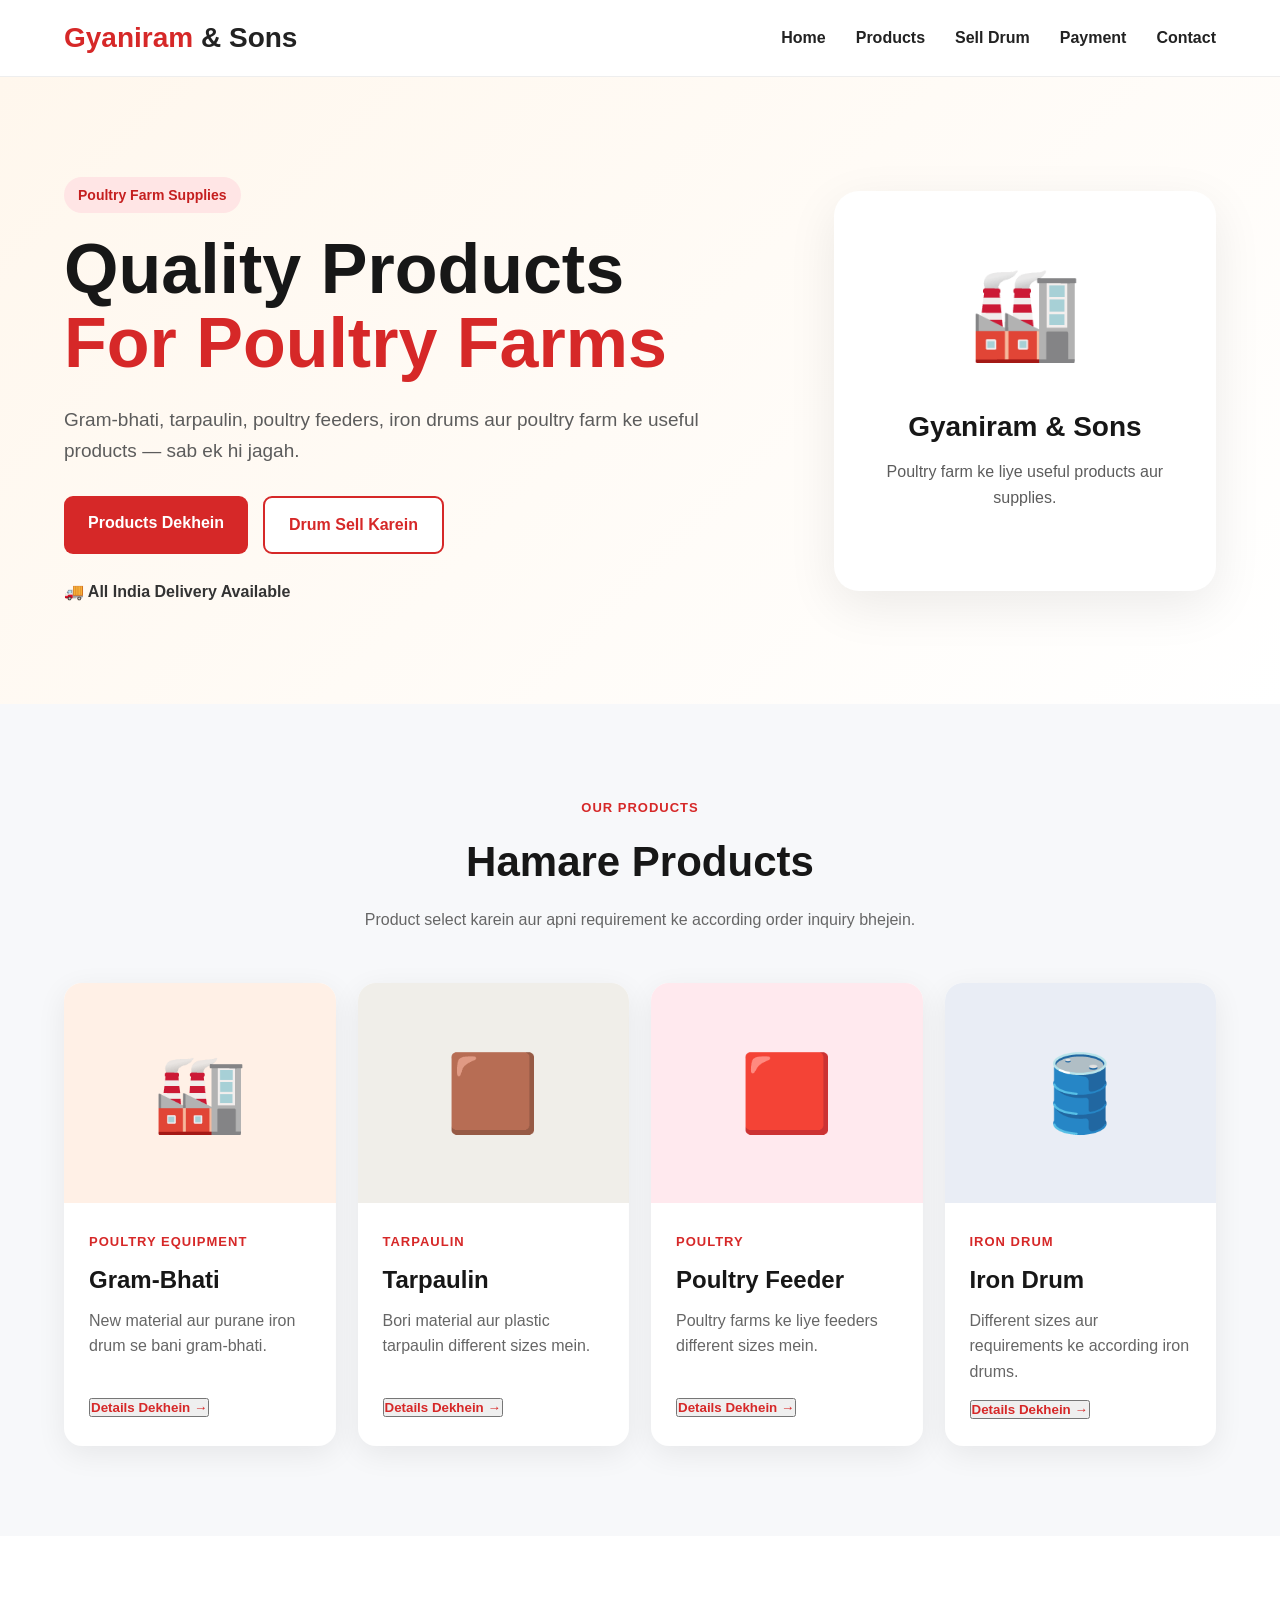
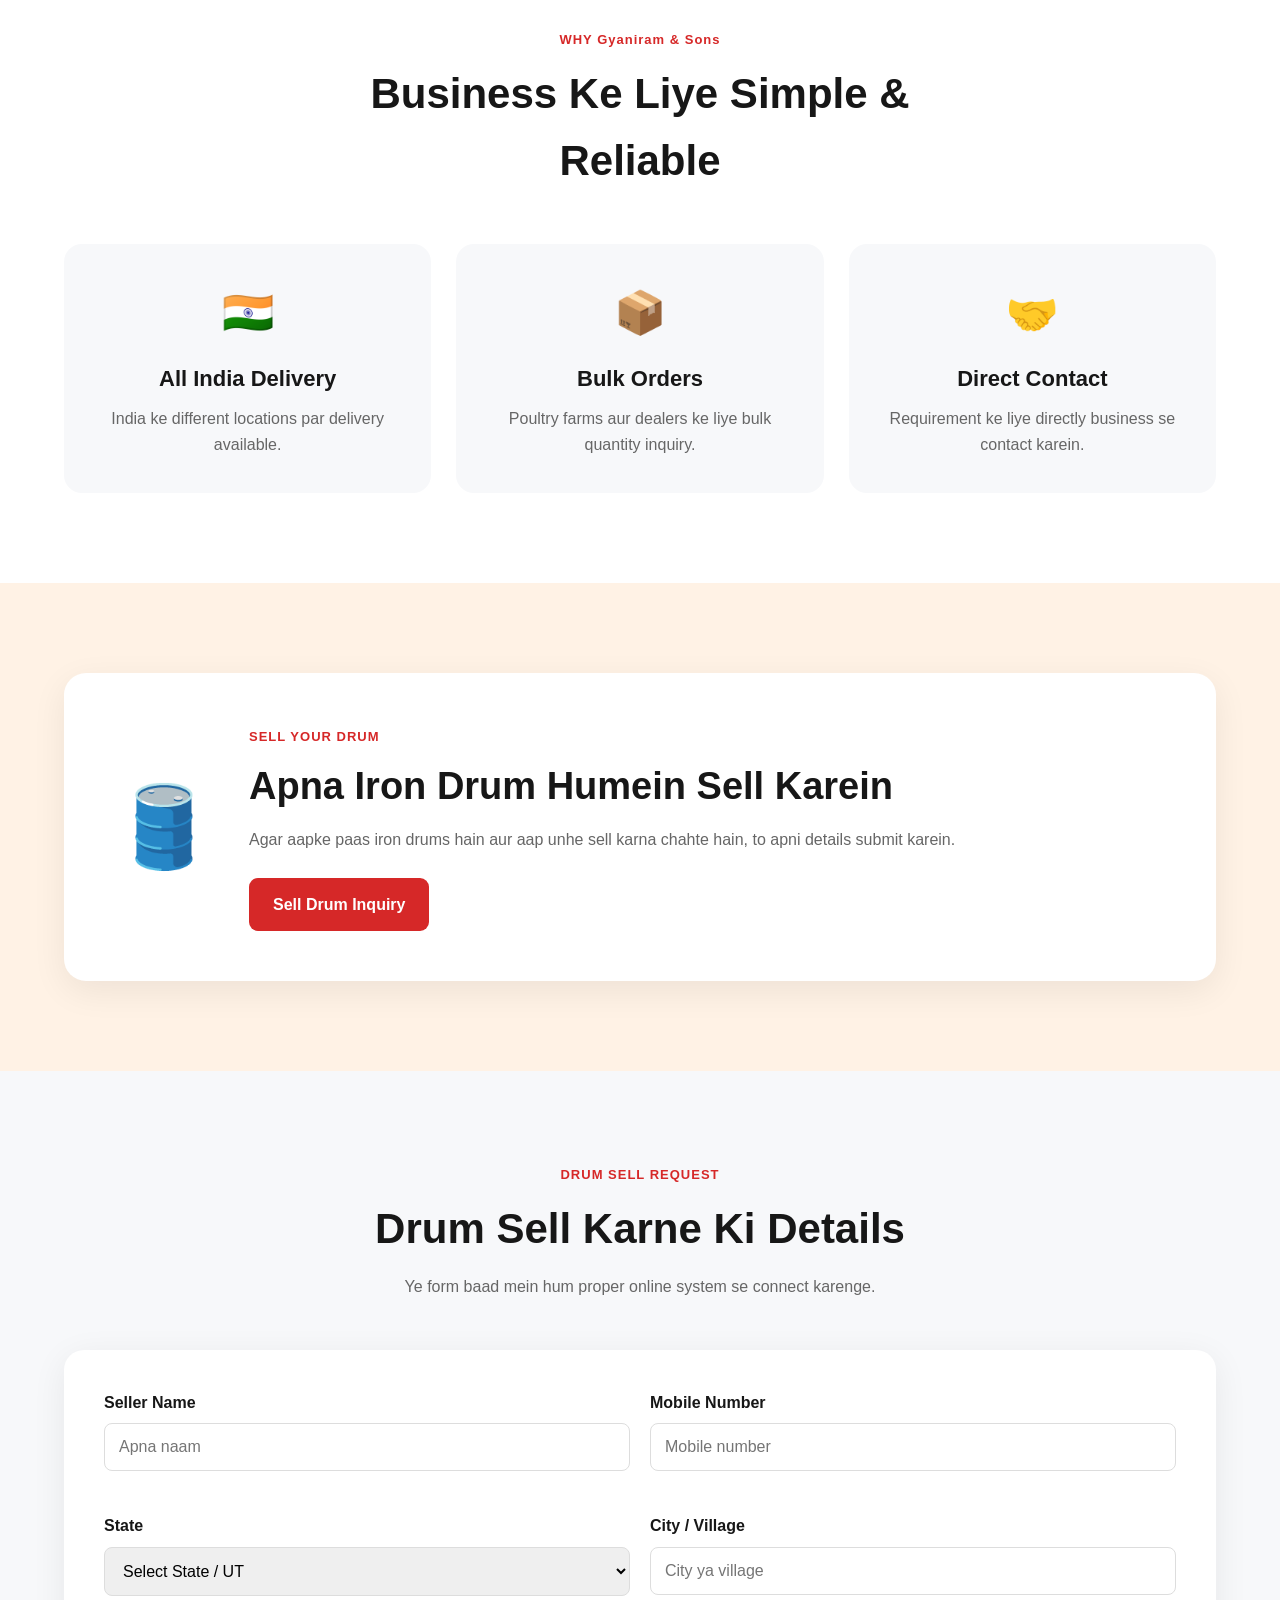
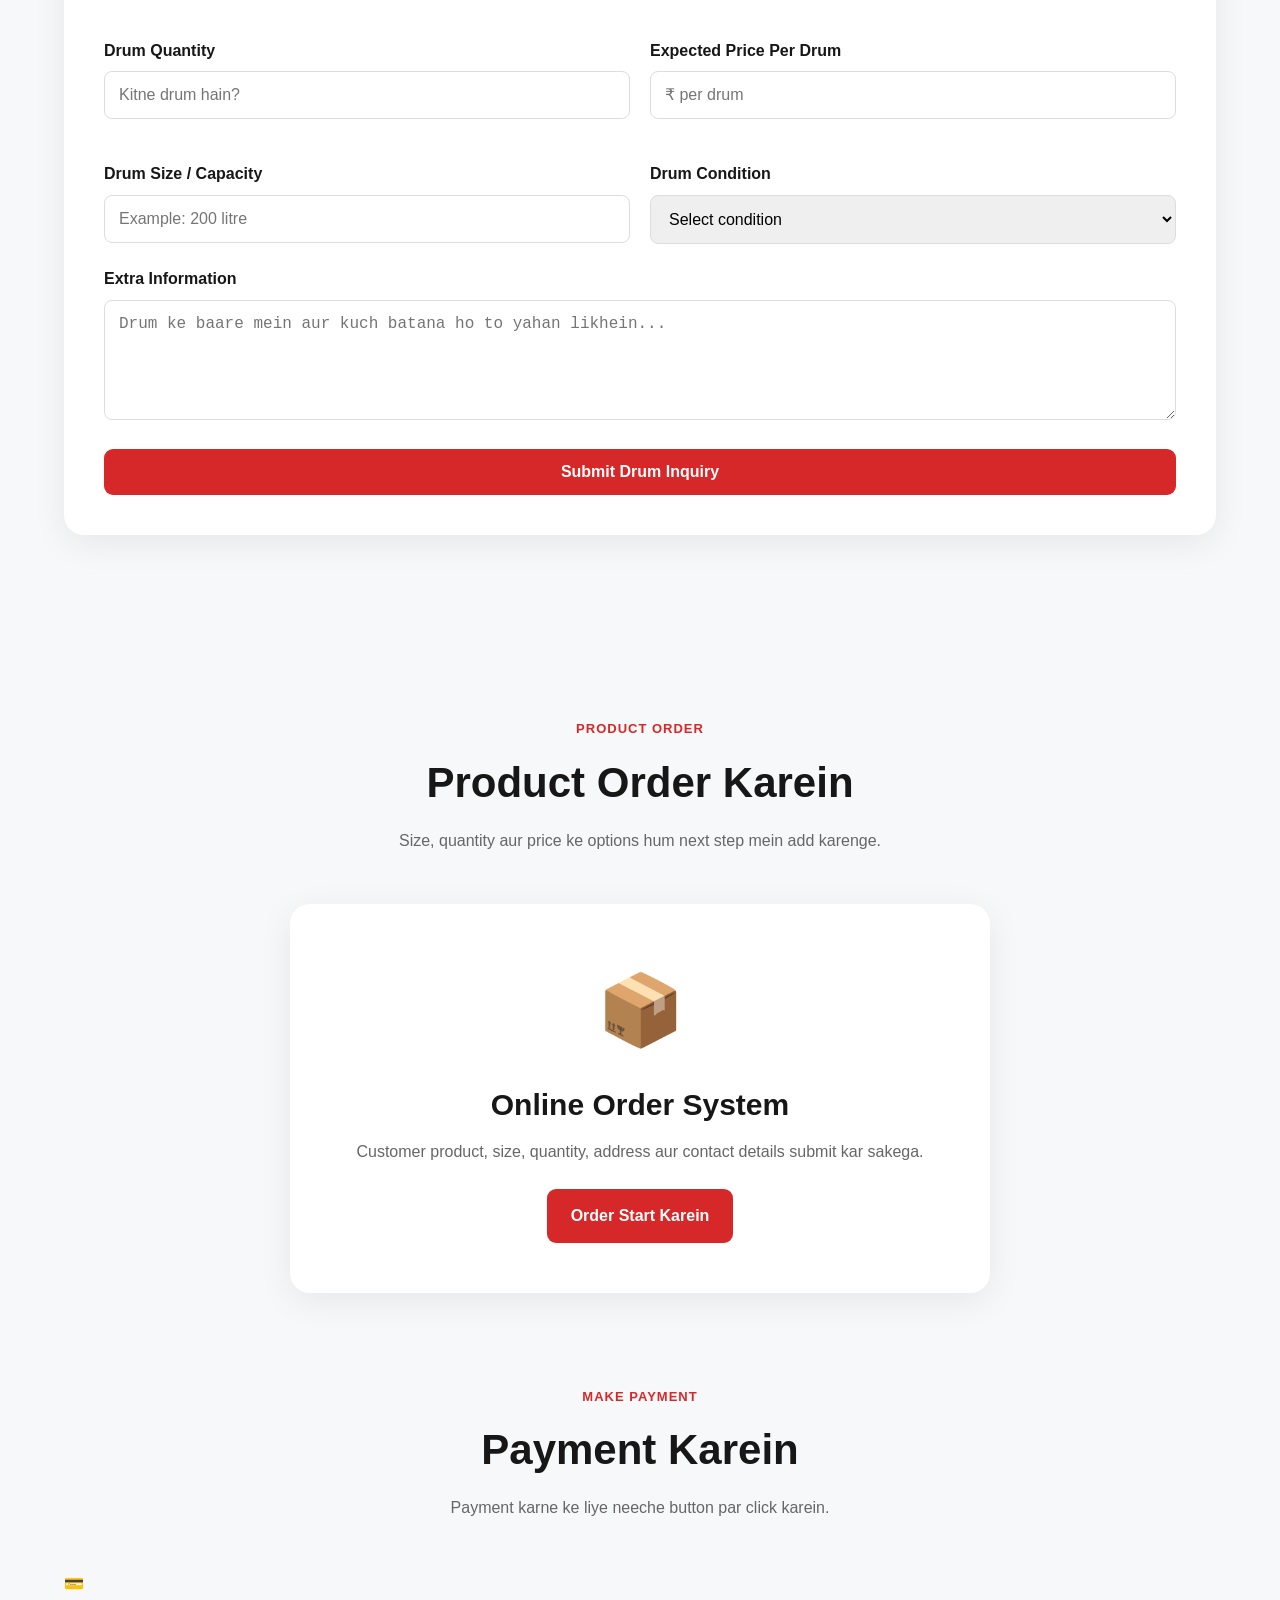
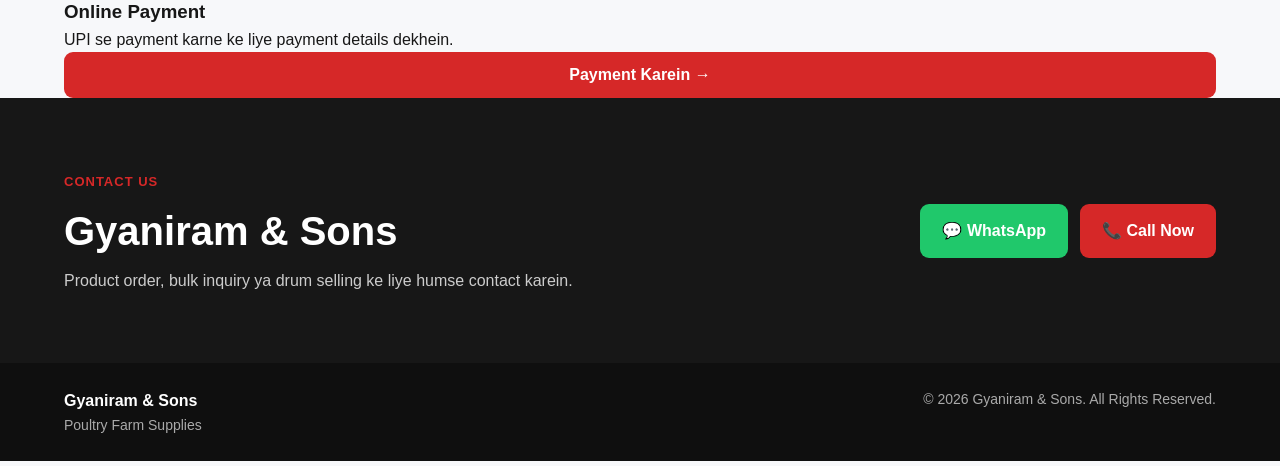
<file: index.html>
<!DOCTYPE html>
<html lang="en">
<head>
    <meta charset="UTF-8">
    <meta name="viewport" content="width=device-width, initial-scale=1.0">

    <title>Gyaniram & Sons | Poultry Farm Supplies</title>

    <meta name="description" content="Gyaniram & Sons - Poultry farm supplies, gram-bhati, tarpaulin, poultry feeders and iron drums.">

    <link rel="stylesheet" href="style.css">
</head>

<body>

    <!-- HEADER -->
    <header class="header">
        <div class="container nav-container">

            <a href="#home" class="logo">
                Gyaniram <span>& Sons</span>
            </a>

            <nav class="nav">
                <a href="#home">Home</a>
                <a href="#products">Products</a>
                <a href="#sell-drum">Sell Drum</a>
                <a href="#payment">Payment</a>
                <a href="#contact">Contact</a>
            </nav>

        </div>
    </header>


    <!-- HERO -->
    <section class="hero" id="home">

        <div class="container hero-content">

            <div class="hero-text">

                <div class="small-badge">
                    Poultry Farm Supplies
                </div>

                <h1>
                    Quality Products
                    <span>For Poultry Farms</span>
                </h1>

                <p>
                    Gram-bhati, tarpaulin, poultry feeders,
                    iron drums aur poultry farm ke useful products —
                    sab ek hi jagah.
                </p>

                <div class="hero-buttons">

                    <a href="#products" class="btn btn-primary">
                        Products Dekhein
                    </a>

                    <a href="#sell-drum" class="btn btn-outline">
                        Drum Sell Karein
                    </a>

                </div>

                <div class="delivery-note">
                    🚚 All India Delivery Available
                </div>

            </div>

            <div class="hero-card">

                <div class="hero-icon">
                    🏭
                </div>

                <h3>
                    Gyaniram & Sons
                </h3>

                <p>
                    Poultry farm ke liye useful
                    products aur supplies.
                </p>

            </div>

        </div>

    </section>


    <!-- PRODUCTS -->
    <section class="products-section" id="products">

        <div class="container">

            <div class="section-heading">

                <span>OUR PRODUCTS</span>

                <h2>
                    Hamare Products
                </h2>

                <p>
                    Product select karein aur apni requirement ke according order inquiry bhejein.
                </p>

            </div>


            <div class="product-grid">


                <!-- GRAM BHATI -->
                <div class="product-card">

                    <div class="product-image gram">
                        🏭
                    </div>

                    <div class="product-content">

                        <span class="product-category">
                            POULTRY EQUIPMENT
                        </span>

                        <h3>
                            Gram-Bhati
                        </h3>

                        <p>
                            New material aur purane iron drum
                            se bani gram-bhati.
                        </p>

                       <button class="product-link" onclick="openProductPopup('gram')">
    Details Dekhein →
</button>

                    </div>

                </div>


                <!-- TARPAULIN -->
                <div class="product-card">

                    <div class="product-image tarpaulin">
                        🟫
                    </div>

                    <div class="product-content">

                        <span class="product-category">
                            TARPAULIN
                        </span>

                        <h3>
                            Tarpaulin
                        </h3>

                        <p>
                            Bori material aur plastic tarpaulin
                            different sizes mein.
                        </p>

                       <button class="product-link" onclick="openProductPopup('tarpaulin')">
    Details Dekhein →
</button>

                    </div>

                </div>


                <!-- FEEDER -->
                <div class="product-card">

                    <div class="product-image feeder">
                        🟥
                    </div>

                    <div class="product-content">

                        <span class="product-category">
                            POULTRY
                        </span>

                        <h3>
                            Poultry Feeder
                        </h3>

                        <p>
                            Poultry farms ke liye feeders
                            different sizes mein.
                        </p>

                      <button class="product-link" onclick="openProductPopup('feeder')">
    Details Dekhein →
</button>

                    </div>

                </div>


                <!-- DRUM -->
                <div class="product-card">

                    <div class="product-image drum">
                        🛢️
                    </div>

                    <div class="product-content">

                        <span class="product-category">
                            IRON DRUM
                        </span>

                        <h3>
                            Iron Drum
                        </h3>

                        <p>
                            Different sizes aur requirements
                            ke according iron drums.
                        </p>

                       <button class="product-link" onclick="openProductPopup('drum')">
    Details Dekhein →
</button>

                    </div>

                </div>

            </div>

        </div>

    </section>


    <!-- WHY US -->
    <section class="why-section">

        <div class="container">

            <div class="section-heading">

                <span>WHY Gyaniram & Sons</span>

                <h2>
                    Business Ke Liye Simple & Reliable
                </h2>

            </div>


            <div class="why-grid">

    <div class="why-card" onclick="openWhyPopup('delivery')">
        <div>🇮🇳</div>
        <h3>All India Delivery</h3>
        <p>
            India ke different locations par
            delivery available.
        </p>
    </div>

    <div class="why-card" onclick="openWhyPopup('bulk')">
        <div>📦</div>
        <h3>Bulk Orders</h3>
        <p>
            Poultry farms aur dealers ke liye
            bulk quantity inquiry.
        </p>
    </div>

    <div class="why-card" onclick="openWhyPopup('contact')">
        <div>🤝</div>
        <h3>Direct Contact</h3>
        <p>
            Requirement ke liye directly
            business se contact karein.
        </p>
    </div>

</div>

            </div>

        </div>

    </section>


    <!-- SELL DRUM -->
    <section class="sell-section" id="sell-drum">

        <div class="container">

            <div class="sell-box">

                <div class="sell-icon">
                    🛢️
                </div>

                <div>

                    <span class="product-category">
                        SELL YOUR DRUM
                    </span>

                    <h2>
                        Apna Iron Drum Humein Sell Karein
                    </h2>

                    <p>
                        Agar aapke paas iron drums hain aur
                        aap unhe sell karna chahte hain,
                        to apni details submit karein.
                    </p>

                    <a href="https://wa.me/918708098125?text=Namaste%20Gyaniram%20%26%20Sons%2C%20mere%20paas%20Iron%20Drum%20hain%20aur%20main%20unhe%20sell%20karna%20chahta%20hoon.%20Mujhe%20details%20batani%20hain." target="_blank" class="btn btn-primary">
                        Sell Drum Inquiry
                    </a>

                </div>

            </div>

        </div>

    </section>


    <!-- SELL FORM -->
    <section class="form-section" id="sell-form">

        <div class="container form-container">

            <div class="section-heading">

                <span>DRUM SELL REQUEST</span>

                <h2>
                    Drum Sell Karne Ki Details
                </h2>

                <p>
                    Ye form baad mein hum proper online system
                    se connect karenge.
                </p>

            </div>


            <form id="sellDrumForm" class="business-form">

                <div class="form-grid">

                    <div class="form-group">
                        <label>Seller Name</label>
                        <input type="text" placeholder="Apna naam">
                    </div>

                    <div class="form-group">
                        <label>Mobile Number</label>
                        <input type="tel" placeholder="Mobile number">
                    </div>

                    <div class="form-group">
    <label>State</label>
    <select name="state" required>
        <option value="">Select State / UT</option>
        <option>Andhra Pradesh</option>
        <option>Arunachal Pradesh</option>
        <option>Assam</option>
        <option>Bihar</option>
        <option>Chhattisgarh</option>
        <option>Goa</option>
        <option>Gujarat</option>
        <option>Haryana</option>
        <option>Himachal Pradesh</option>
        <option>Jharkhand</option>
        <option>Karnataka</option>
        <option>Kerala</option>
        <option>Madhya Pradesh</option>
        <option>Maharashtra</option>
        <option>Manipur</option>
        <option>Meghalaya</option>
        <option>Mizoram</option>
        <option>Nagaland</option>
        <option>Odisha</option>
        <option>Punjab</option>
        <option>Rajasthan</option>
        <option>Sikkim</option>
        <option>Tamil Nadu</option>
        <option>Telangana</option>
        <option>Tripura</option>
        <option>Uttar Pradesh</option>
        <option>Uttarakhand</option>
        <option>West Bengal</option>
        <option>Andaman and Nicobar Islands</option>
        <option>Chandigarh</option>
        <option>Dadra and Nagar Haveli and Daman and Diu</option>
        <option>Delhi</option>
        <option>Jammu and Kashmir</option>
        <option>Ladakh</option>
        <option>Lakshadweep</option>
        <option>Puducherry</option>
    </select>
</div>

                    <div class="form-group">
                        <label>City / Village</label>
                        <input type="text" placeholder="City ya village">
                    </div>

                    <div class="form-group">
                        <label>Drum Quantity</label>
                        <input type="number" placeholder="Kitne drum hain?">
                    </div>

                    <div class="form-group">
                        <label>Expected Price Per Drum</label>
                        <input type="number" placeholder="₹ per drum">
                    </div>

                    <div class="form-group">
                        <label>Drum Size / Capacity</label>
                        <input type="text" placeholder="Example: 200 litre">
                    </div>

                    <div class="form-group">
                        <label>Drum Condition</label>

                        <select>
                            <option>Select condition</option>
                            <option>New</option>
                            <option>Good</option>
                            <option>Used</option>
                            <option>Damaged</option>
                        </select>

                    </div>

                </div>

                <div class="form-group">

                    <label>Extra Information</label>

                    <textarea
                        rows="5"
                        placeholder="Drum ke baare mein aur kuch batana ho to yahan likhein..."
                    ></textarea>

                </div>

                <button type="submit" class="btn btn-primary form-button">
                    Submit Drum Inquiry
                </button>

            </form>

        </div>

    </section>


    <!-- ORDER -->
    <section class="order-section" id="order">

        <div class="container">

            <div class="section-heading">

                <span>PRODUCT ORDER</span>

                <h2>
                    Product Order Karein
                </h2>

                <p>
                    Size, quantity aur price ke options
                    hum next step mein add karenge.
                </p>

            </div>


            <div class="order-box">

                <div class="order-icon">
                    📦
                </div>

                <h3>
                    Online Order System
                </h3>

                <p>
                    Customer product, size, quantity,
                    address aur contact details submit kar sakega.
                </p>

            <a href="https://wa.me/918708098125?text=Namaste%20Gyaniram%20%26%20Sons%2C%20mujhe%20poultry%20products%20ke%20baare%20mein%20order%20karna%20hai." target="_blank" class="btn btn-primary">
                 Order Start Karein
            </a>
                

            </div>

        </div>

    </section>
     
    <!-- PAYMENT -->
<section class="payment-section" id="payment">

    <div class="container">

        <div class="section-heading">

            <span>MAKE PAYMENT</span>

            <h2>
                Payment Karein
            </h2>

            <p>
                Payment karne ke liye neeche button par click karein.
            </p>

        </div>

        <div class="payment-box">

            <div class="payment-icon">
                💳
            </div>

            <h3>
                Online Payment
            </h3>

            <p>
                UPI se payment karne ke liye payment details dekhein.
            </p>

            <button
                type="button"
                class="btn btn-primary form-button"
                id="paymentButton">
                Payment Karein →
            </button>

        </div>

    </div>

</section>


<!-- PAYMENT POPUP -->
<div class="payment-modal" id="paymentModal">

    <div class="payment-modal-box">

        <button
            type="button"
            class="payment-close"
            id="paymentClose">
            ×
        </button>

        <div class="payment-icon">
            💳
        </div>

        <h3>
         Gyaniram & Sons  
        </h3>

        <p>
            Neeche diye gaye UPI number par payment karein.
        </p>

        <div class="upi-number-box">

            <span>UPI Number</span>

            <strong>
                8708098125
            </strong>

        </div>

        <button
            type="button"
            class="btn btn-primary"
            id="copyUpiNumber">
            📋 Number Copy Karein
        </button>

        <p class="payment-note">
            Apna UPI app kholkar is number par payment karein.
        </p>

    </div>

</div>
<!-- CONTACT -->
 <section class="contact-section" id="contact">

        <div class="container contact-container">

            <div>

                <span class="product-category">
                    CONTACT US
                </span>

                <h2>
                    Gyaniram & Sons
                </h2>

                <p>
                    Product order, bulk inquiry ya drum selling
                    ke liye humse contact karein.
                </p>

            </div>


            <div class="contact-buttons">

                <a href="https://wa.me/918708098125" target="_blank" class="contact-btn whatsapp">
                    💬 WhatsApp
                </a>

                <a href="tel:+918708098125" class="contact-btn call">
                    📞 Call Now
                </a>

            </div>

        </div>

    </section>


    <!-- FOOTER -->
    <footer>

        <div class="container footer-content">

            <div>
                <strong>Gyaniram & Sons</strong>
                <p>
                    Poultry Farm Supplies
                </p>
            </div>

            <p>
                © 2026 Gyaniram & Sons. All Rights Reserved.
            </p>

        </div>

    </footer>


    <script src="script.js"></script>

</body>
</html>
</file>
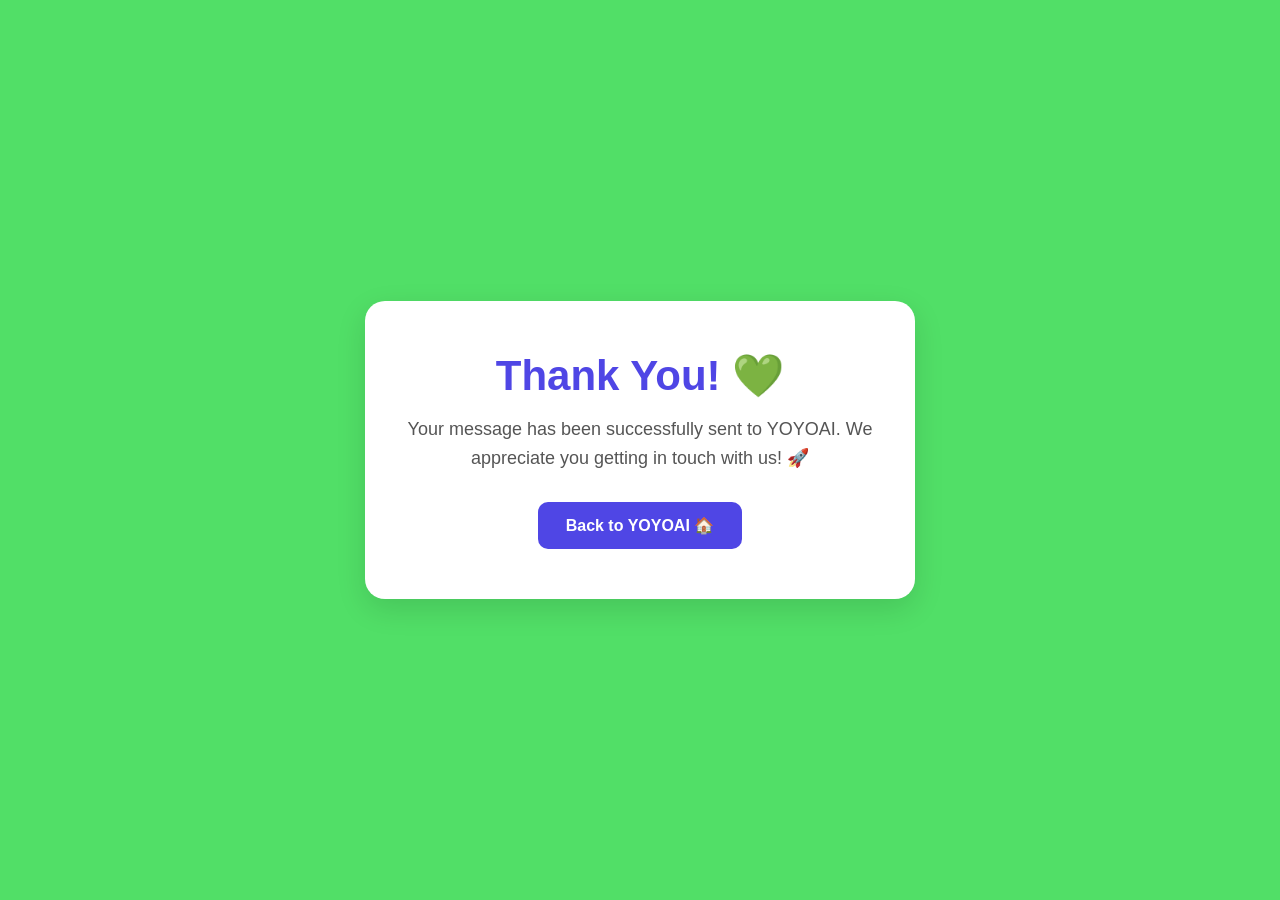
<file: thank-you.html>
<!DOCTYPE html>
<html lang="en">
<head>
    <meta charset="UTF-8">
    <meta name="viewport" content="width=device-width, initial-scale=1.0">

    <title>Thank You | YOYOAI</title>

    <style>
        * {
            margin: 0;
            padding: 0;
            box-sizing: border-box;
            font-family: Arial, sans-serif;
        }

        body {
            min-height: 100vh;
            display: flex;
            align-items: center;
            justify-content: center;
            background: #51df67;
            text-align: center;
            padding: 20px;
        }

        .thank-you-box {
            background: white;
            padding: 50px 35px;
            border-radius: 20px;
            max-width: 550px;
            width: 100%;
            box-shadow: 0 10px 30px rgba(0,0,0,0.12);
        }

        .thank-you-box h1 {
            font-size: 42px;
            margin-bottom: 15px;
            color: #4f46e5;
        }

        .thank-you-box p {
            font-size: 18px;
            color: #555;
            line-height: 1.6;
            margin-bottom: 30px;
        }

        .home-button {
            display: inline-block;
            padding: 14px 28px;
            background: #4f46e5;
            color: white;
            text-decoration: none;
            border-radius: 10px;
            font-weight: bold;
        }

        .home-button:hover {
            opacity: 0.9;
        }
    </style>
</head>

<body>

    <div class="thank-you-box">

        <h1>Thank You! 💚</h1>

        <p>
            Your message has been successfully sent to YOYOAI.
            We appreciate you getting in touch with us! 🚀
        </p>

        <a href="index.html" class="home-button">
            Back to YOYOAI 🏠
        </a>

    </div>

</body>
</html>
</file>
<file: style.css>
* {
    margin: 0;
    padding: 0;
    box-sizing: border-box;
}

html {
    scroll-behavior: smooth;
}

body {
    font-family: Arial, Helvetica, sans-serif;
    background: #f7f8fa;
    color: #171717;
    line-height: 1.6;
}

a {
    text-decoration: none;
}

.container {
    width: min(1180px, 90%);
    margin: auto;
}


/* HEADER */

.header {
    background: #ffffff;
    position: sticky;
    top: 0;
    z-index: 1000;
    border-bottom: 1px solid #eeeeee;
}

.nav-container {
    min-height: 76px;
    display: flex;
    align-items: center;
    justify-content: space-between;
}

.logo {
    font-size: 28px;
    font-weight: 800;
    color: #d62828;
}

.logo span {
    color: #222222;
}

.nav {
    display: flex;
    gap: 30px;
}

.nav a {
    color: #222222;
    font-weight: 600;
}

.nav a:hover {
    color: #d62828;
}


/* HERO */

.hero {
    background: linear-gradient(135deg, #fff7ed, #ffffff);
    padding: 100px 0;
}

.hero-content {
    display: grid;
    grid-template-columns: 1.3fr 0.7fr;
    gap: 60px;
    align-items: center;
}

.small-badge {
    display: inline-block;
    background: #ffe5e5;
    color: #c51f1f;
    padding: 7px 14px;
    border-radius: 30px;
    font-size: 14px;
    font-weight: bold;
    margin-bottom: 20px;
}

.hero h1 {
    font-size: clamp(42px, 6vw, 70px);
    line-height: 1.05;
    margin-bottom: 25px;
}

.hero h1 span {
    display: block;
    color: #d62828;
}

.hero p {
    font-size: 19px;
    color: #5c5c5c;
    max-width: 650px;
    margin-bottom: 30px;
}

.hero-buttons {
    display: flex;
    gap: 15px;
    flex-wrap: wrap;
}

.btn {
    display: inline-block;
    padding: 14px 24px;
    border-radius: 9px;
    font-weight: 700;
    border: none;
    cursor: pointer;
}

.btn-primary {
    background: #d62828;
    color: white;
}

.btn-primary:hover {
    background: #b71c1c;
}

.btn-outline {
    color: #d62828;
    border: 2px solid #d62828;
    background: white;
}

.btn-outline:hover {
    background: #fff0f0;
}

.delivery-note {
    margin-top: 25px;
    font-weight: 700;
    color: #333333;
}

.hero-card {
    background: white;
    padding: 50px 35px;
    border-radius: 25px;
    text-align: center;
    box-shadow: 0 15px 50px rgba(0,0,0,0.08);
}

.hero-icon {
    font-size: 90px;
    margin-bottom: 20px;
}

.hero-card h3 {
    font-size: 28px;
    margin-bottom: 10px;
}

.hero-card p {
    font-size: 16px;
}


/* SECTIONS */

.products-section,
.why-section,
.form-section,
.order-section {
    padding: 90px 0;
}

.section-heading {
    text-align: center;
    max-width: 700px;
    margin: 0 auto 50px;
}

.section-heading span,
.product-category {
    color: #d62828;
    font-size: 13px;
    font-weight: 800;
    letter-spacing: 1px;
}

.section-heading h2 {
    font-size: 42px;
    margin: 8px 0 12px;
}

.section-heading p {
    color: #666666;
}


/* PRODUCTS */

.product-grid {
    display: grid;
    grid-template-columns: repeat(4, 1fr);
    gap: 22px;
}

.product-card {
    background: white;
    border-radius: 18px;
    overflow: hidden;
    box-shadow: 0 8px 30px rgba(0,0,0,0.07);
    transition: 0.25s;
}

.product-card:hover {
    transform: translateY(-6px);
}

.product-image {
    height: 220px;
    display: flex;
    justify-content: center;
    align-items: center;
    font-size: 75px;
}

.product-image.gram {
    background: #fff0e6;
}

.product-image.tarpaulin {
    background: #f0eee9;
}

.product-image.feeder {
    background: #ffe9ee;
}

.product-image.drum {
    background: #e9edf5;
}

.product-content {
    padding: 25px;
}

.product-content h3 {
    font-size: 24px;
    margin: 8px 0;
}

.product-content p {
    color: #666666;
    min-height: 75px;
}

.product-link {
    display: inline-block;
    margin-top: 15px;
    color: #d62828;
    font-weight: 800;
}


/* WHY */

.why-section {
    background: white;
}

.why-grid {
    display: grid;
    grid-template-columns: repeat(3, 1fr);
    gap: 25px;
}

.why-card {
    background: #f7f8fa;
    border-radius: 18px;
    padding: 35px;
    text-align: center;
}

.why-card div {
    font-size: 42px;
    margin-bottom: 15px;
}

.why-card h3 {
    font-size: 22px;
    margin-bottom: 10px;
}

.why-card p {
    color: #666666;
}


/* SELL */

.sell-section {
    background: #fff2e5;
    padding: 90px 0;
}

.sell-box {
    background: white;
    border-radius: 22px;
    padding: 50px;
    display: flex;
    align-items: center;
    gap: 35px;
    box-shadow: 0 10px 35px rgba(0,0,0,0.07);
}

.sell-icon {
    font-size: 80px;
}

.sell-box h2 {
    font-size: 38px;
    margin: 8px 0 10px;
}

.sell-box p {
    color: #666666;
    margin-bottom: 25px;
}


/* FORMS */

.business-form {
    background: white;
    padding: 40px;
    border-radius: 20px;
    box-shadow: 0 8px 35px rgba(0,0,0,0.07);
}

.form-grid {
    display: grid;
    grid-template-columns: repeat(2, 1fr);
    gap: 20px;
}

.form-group {
    margin-bottom: 22px;
}

.form-group label {
    display: block;
    font-weight: 700;
    margin-bottom: 8px;
}

.form-group input,
.form-group select,
.form-group textarea {
    width: 100%;
    padding: 14px;
    border: 1px solid #dddddd;
    border-radius: 8px;
    font-size: 16px;
    outline: none;
}

.form-group input:focus,
.form-group select:focus,
.form-group textarea:focus {
    border-color: #d62828;
}

.form-button {
    width: 100%;
    font-size: 16px;
}


/* ORDER */

.order-box {
    background: white;
    max-width: 700px;
    margin: auto;
    padding: 50px;
    text-align: center;
    border-radius: 20px;
    box-shadow: 0 8px 35px rgba(0,0,0,0.07);
}

.order-icon {
    font-size: 70px;
}

.order-box h3 {
    font-size: 30px;
    margin: 15px 0 10px;
}

.order-box p {
    color: #666666;
    margin-bottom: 25px;
}


/* CONTACT */

.contact-section {
    background: #171717;
    color: white;
    padding: 70px 0;
}

.contact-container {
    display: flex;
    justify-content: space-between;
    align-items: center;
    gap: 30px;
}

.contact-section h2 {
    font-size: 40px;
    margin: 5px 0;
}

.contact-section p {
    color: #cccccc;
}

.contact-buttons {
    display: flex;
    gap: 12px;
}

.contact-btn {
    padding: 14px 22px;
    border-radius: 9px;
    color: white;
    font-weight: 700;
}

.whatsapp {
    background: #20c86b;
}

.call {
    background: #d62828;
}


/* FOOTER */

footer {
    background: #0f0f0f;
    color: #aaaaaa;
    padding: 25px 0;
}

.footer-content {
    display: flex;
    justify-content: space-between;
    gap: 20px;
}

.footer-content strong {
    color: white;
}

.footer-content p {
    font-size: 14px;
}


/* MOBILE */

@media (max-width: 900px) {

    .hero-content {
        grid-template-columns: 1fr;
    }

    .product-grid {
        grid-template-columns: repeat(2, 1fr);
    }

    .why-grid {
        grid-template-columns: 1fr;
    }

    .sell-box {
        flex-direction: column;
        text-align: center;
    }

    .contact-container {
        flex-direction: column;
        text-align: center;
    }

}


@media (max-width: 600px) {

    .nav {
        display: none;
    }

    .logo {
        font-size: 23px;
    }

    .hero {
        padding: 70px 0;
    }

    .hero h1 {
        font-size: 42px;
    }

    .product-grid {
        grid-template-columns: 1fr;
    }

    .form-grid {
        grid-template-columns: 1fr;
    }

    .business-form {
        padding: 25px;
    }

    .sell-box {
        padding: 30px 20px;
    }

    .sell-box h2 {
        font-size: 30px;
    }

    .section-heading h2 {
        font-size: 34px;
    }

    .footer-content {
        flex-direction: column;
        text-align: center;
    }

    .contact-buttons {
        flex-direction: column;
        width: 100%;
    }

    .contact-btn {
        text-align: center;
    }

}
/* PAYMENT POPUP */

.payment-modal {
    display: none;
    position: fixed;
    inset: 0;
    z-index: 9999;
    align-items: center;
    justify-content: center;
    padding: 20px;
    background: rgba(0, 0, 0, 0.55);
}

.payment-modal-box {
    width: 100%;
    max-width: 420px;
    background: #ffffff;
    padding: 30px 25px;
    border-radius: 18px;
    text-align: center;
    position: relative;
    box-sizing: border-box;
}

.payment-modal-box h3 {
    margin: 10px 0;
}

.payment-modal-box p {
    margin: 10px 0 18px;
    line-height: 1.6;
}

.payment-close {
    position: absolute;
    top: 10px;
    right: 15px;
    border: none;
    background: transparent;
    font-size: 30px;
    cursor: pointer;
}

.upi-number-box {
    width: 100%;
    box-sizing: border-box;
    padding: 15px;
    margin: 20px 0;
    border-radius: 12px;
    background: #f3f3f3;
    text-align: center;
}

.upi-number-box span {
    display: block;
    font-size: 14px;
    margin-bottom: 6px;
}

.upi-number-box strong {
    display: block;
    font-size: 22px;
    letter-spacing: 1px;
}

.payment-note {
    font-size: 14px;
    margin-top: 18px;
}
/* =================================
   PRODUCT POPUP
================================= */

.product-popup-overlay {
    position: fixed;
    inset: 0;
    background: rgba(0, 0, 0, 0.55);
    display: flex;
    align-items: center;
    justify-content: center;
    padding: 20px;
    z-index: 99999;
}

.product-popup,
.product-detail-popup {
    width: 100%;
    max-width: 430px;
    background: #ffffff;
    border-radius: 20px;
    padding: 30px;
    position: relative;
    text-align: center;
    box-sizing: border-box;
    box-shadow: 0 20px 60px rgba(0, 0, 0, 0.30);
    border-top: 5px solid #d62828;
}

.popup-close {
    position: absolute;
    right: 14px;
    top: 12px;
    width: 36px;
    height: 36px;
    border: none;
    border-radius: 50%;
    background: #f1f1f1;
    color: #333;
    font-size: 24px;
    line-height: 36px;
    cursor: pointer;
}

.popup-close:hover {
    background: #e5e5e5;
}

.popup-icon {
    font-size: 42px;
    margin-bottom: 8px;
}

.product-popup h2,
.product-detail-popup h2 {
    margin: 5px 0 10px;
    color: #111827;
    font-size: 27px;
}

.popup-subtitle {
    color: #666;
    margin: 0 0 22px;
    line-height: 1.5;
}

.popup-options {
    display: grid;
    grid-template-columns: 1fr 1fr;
    gap: 12px;
}

.popup-options button {
    border: 1px solid #e5e7eb;
    background: #fafafa;
    border-radius: 14px;
    padding: 16px 10px;
    cursor: pointer;
    transition: 0.2s;
    font-family: inherit;
}

.popup-options button:hover {
    border-color: #d62828;
    transform: translateY(-2px);
    background: #fff;
}

.popup-options span {
    display: block;
    font-size: 27px;
    margin-bottom: 6px;
}

.popup-options strong {
    display: block;
    color: #111827;
    font-size: 16px;
}

.popup-options small {
    display: block;
    color: #777;
    margin-top: 4px;
    font-size: 12px;
}

.detail-text {
    color: #555;
    line-height: 1.7;
    margin: 20px 0;
}

.whatsapp-button {
    display: block;
    background: #25d366;
    color: white;
    text-decoration: none;
    padding: 13px 18px;
    border-radius: 10px;
    font-weight: bold;
    margin-bottom: 12px;
}

.whatsapp-button:hover {
    background: #1ebe5d;
}

.back-button {
    border: 1px solid #ddd;
    background: white;
    color: #333;
    padding: 9px 18px;
    border-radius: 8px;
    cursor: pointer;
    font-family: inherit;
}

.back-button:hover {
    background: #f5f5f5;
}

@media (max-width: 500px) {

    .product-popup,
    .product-detail-popup {
        padding: 24px 18px;
    }

    .popup-options {
        gap: 9px;
    }

}
</file>
